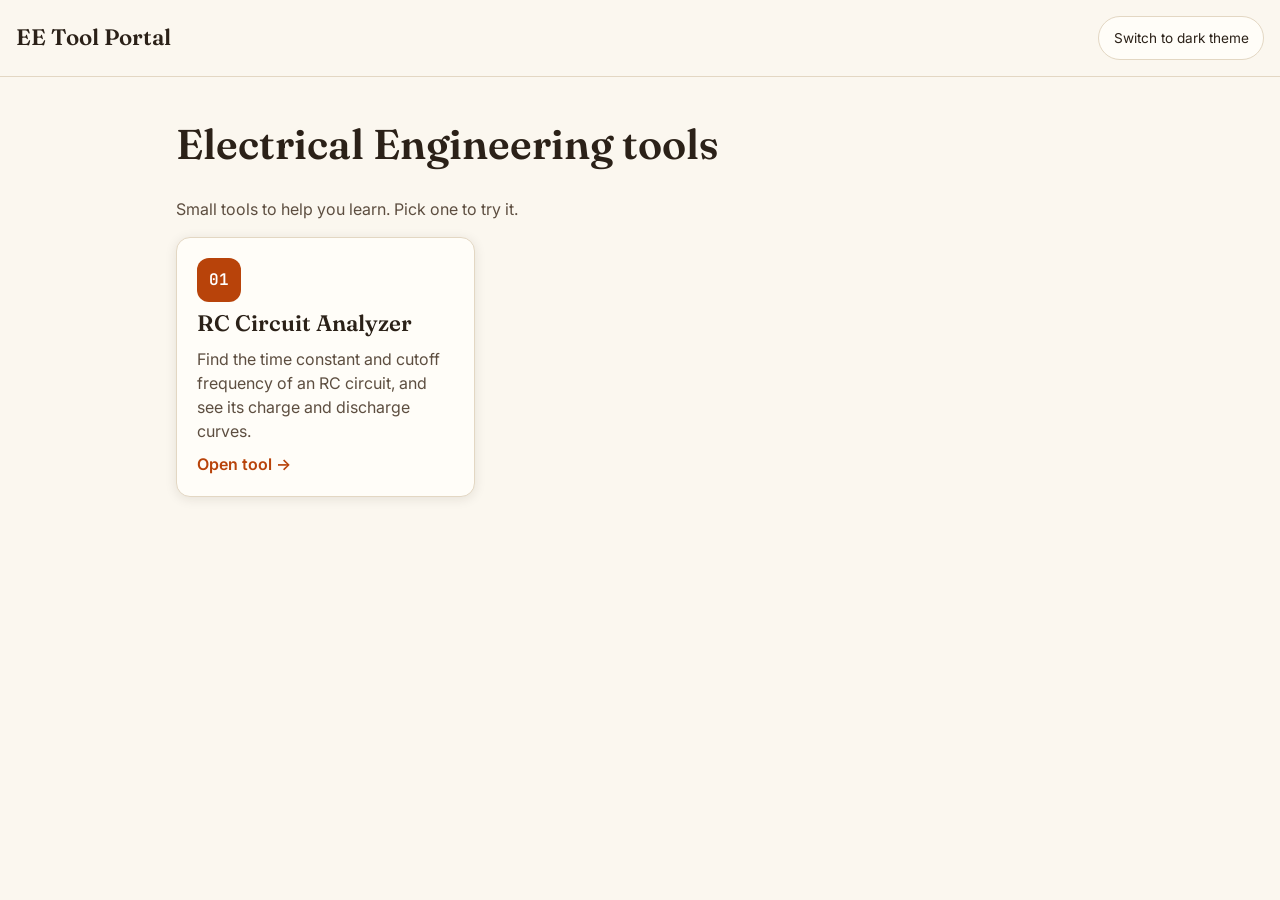
<file: index.html>
<!DOCTYPE html>
<html lang="en" data-theme="light">
<head>
  <meta charset="utf-8">
  <meta name="viewport" content="width=device-width, initial-scale=1">
  <title>EE Tool Portal</title>
  <link rel="stylesheet" href="https://fonts.googleapis.com/css2?family=Fraunces:opsz,wght@9..144,600&family=Inter:wght@400;600&family=JetBrains+Mono:wght@400;600&display=swap">
  <link rel="stylesheet" href="css/base.css">
  <script src="js/theme.js"></script>
</head>
<body>
  <header class="site-header">
    <a class="site-name" href="index.html">EE Tool Portal</a>
    <button id="theme-toggle" type="button">Switch to dark theme</button>
  </header>

  <main>
    <h1>Electrical Engineering tools</h1>
    <p class="muted">Small tools to help you learn. Pick one to try it.</p>

    <ul class="tool-grid">
      <li>
        <a class="tool-card" href="tools/rc-circuit.html">
          <span class="tool-badge" aria-hidden="true">01</span>
          <h2>RC Circuit Analyzer</h2>
          <p>Find the time constant and cutoff frequency of an RC circuit, and see its charge and discharge curves.</p>
          <span class="tool-open">Open tool &rarr;</span>
        </a>
      </li>
    </ul>
  </main>
</body>
</html>
</file>
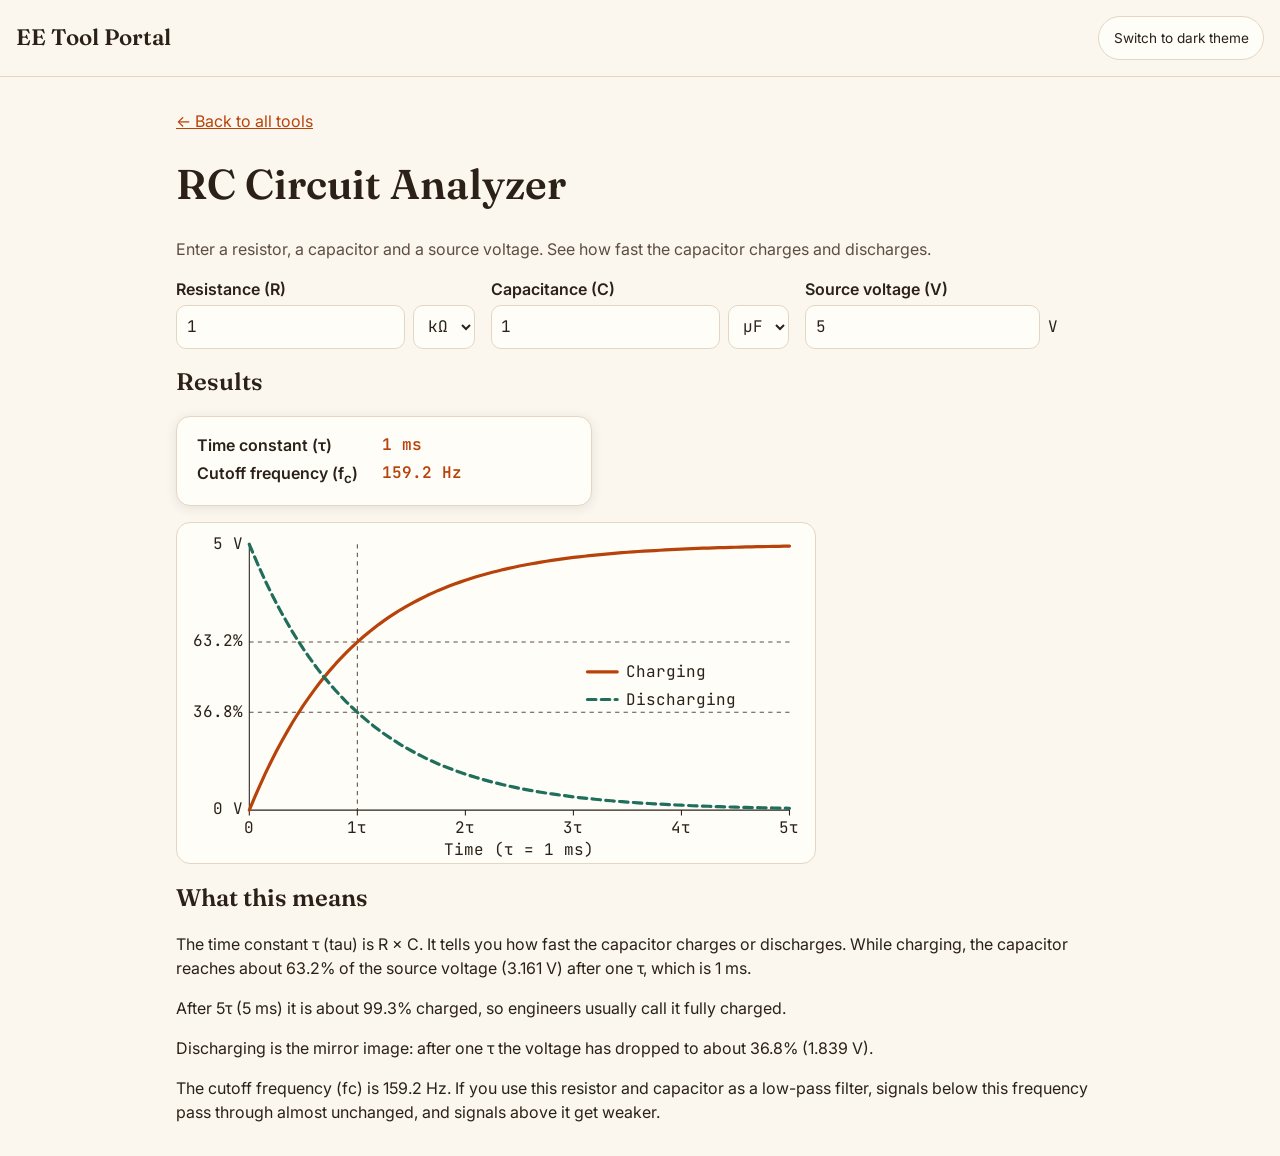
<file: tools/rc-circuit.html>
<!DOCTYPE html>
<html lang="en" data-theme="light">
<head>
  <meta charset="utf-8">
  <meta name="viewport" content="width=device-width, initial-scale=1">
  <title>RC Circuit Analyzer — EE Tool Portal</title>
  <link rel="stylesheet" href="https://fonts.googleapis.com/css2?family=Fraunces:opsz,wght@9..144,600&family=Inter:wght@400;600&family=JetBrains+Mono:wght@400;600&display=swap">
  <link rel="stylesheet" href="../css/base.css">
  <script src="../js/theme.js"></script>
  <script src="../js/rc-circuit.js" defer></script>
</head>
<body>
  <header class="site-header">
    <a class="site-name" href="../index.html">EE Tool Portal</a>
    <button id="theme-toggle" type="button">Switch to dark theme</button>
  </header>

  <main>
    <p><a href="../index.html">&larr; Back to all tools</a></p>
    <h1>RC Circuit Analyzer</h1>
    <p class="muted">Enter a resistor, a capacitor and a source voltage. See how fast the capacitor charges and discharges.</p>

    <form id="rc-form" class="tool-form" novalidate>
      <div class="field">
        <label for="r-value">Resistance (R)</label>
        <div class="field-row">
          <input id="r-value" type="number" step="any" min="0" value="1" inputmode="decimal">
          <select id="r-unit" aria-label="Resistance unit">
            <option value="1">&Omega;</option>
            <option value="1000" selected>k&Omega;</option>
            <option value="1000000">M&Omega;</option>
          </select>
        </div>
      </div>

      <div class="field">
        <label for="c-value">Capacitance (C)</label>
        <div class="field-row">
          <input id="c-value" type="number" step="any" min="0" value="1" inputmode="decimal">
          <select id="c-unit" aria-label="Capacitance unit">
            <option value="1e-12">pF</option>
            <option value="1e-9">nF</option>
            <option value="1e-6" selected>&micro;F</option>
          </select>
        </div>
      </div>

      <div class="field">
        <label for="v-value">Source voltage (V)</label>
        <div class="field-row">
          <input id="v-value" type="number" step="any" min="0" value="5" inputmode="decimal">
          <span class="unit-fixed">V</span>
        </div>
      </div>
    </form>

    <p id="error" class="error" role="alert" hidden></p>

    <section id="results" aria-live="polite">
      <h2>Results</h2>
      <dl class="results-list">
        <dt>Time constant (&tau;)</dt>
        <dd id="out-tau"></dd>
        <dt>Cutoff frequency (f<sub>c</sub>)</dt>
        <dd id="out-fc"></dd>
      </dl>

      <svg id="graph" class="graph" viewBox="0 0 600 320" role="img"
           aria-label="Graph of capacitor voltage over time, showing a charging curve and a discharging curve"></svg>

      <h2>What this means</h2>
      <div id="explanation"></div>
    </section>
  </main>
</body>
</html>
</file>
<file: css/base.css>
/* Design: Lab Notebook. Warm paper colors, serif headings, rounded cards. */
:root {
  --bg: #fbf7ef;
  --text: #2b2118;
  --muted: #5d4e40;
  --surface: #fffdf8;
  --border: #e3d7c3;
  --link: #b8430a;
  --on-link: #ffffff;
  --accent2: #1f6f5c;
  --error: #b3261e;
  --shadow: 0 2px 12px rgba(43, 33, 24, 0.1);

  --font-heading: Fraunces, Georgia, serif;
  --font-body: Inter, system-ui, sans-serif;
  --font-mono: "JetBrains Mono", ui-monospace, monospace;
}

:root[data-theme="dark"] {
  --bg: #1c1713;
  --text: #f3e9da;
  --muted: #c4b5a0;
  --surface: #261f19;
  --border: #43382c;
  --link: #ff9a5c;
  --on-link: #1c1713;
  --accent2: #6fd1b6;
  --error: #ff8a80;
  --shadow: 0 2px 14px rgba(0, 0, 0, 0.45);
}

* { box-sizing: border-box; }

body {
  margin: 0;
  background: var(--bg);
  color: var(--text);
  font-family: var(--font-body);
  line-height: 1.5;
}

h1, h2 {
  font-family: var(--font-heading);
  font-weight: 600;
  line-height: 1.15;
}

h1 { font-size: 2rem; }

a { color: var(--link); }

.site-header {
  display: flex;
  align-items: center;
  justify-content: space-between;
  gap: 1rem;
  padding: 1rem;
  border-bottom: 1px solid var(--border);
}

.site-name {
  font-family: var(--font-heading);
  font-size: 1.2rem;
  font-weight: 600;
  white-space: nowrap;
  color: var(--text);
  text-decoration: none;
}

#theme-toggle {
  font: inherit;
  font-size: 0.85rem;
  min-height: 2.75rem;
  padding: 0.4rem 0.9rem;
  color: var(--text);
  background: var(--surface);
  border: 1px solid var(--border);
  border-radius: 999px;
  cursor: pointer;
}

main {
  max-width: 60rem;
  margin: 0 auto;
  padding: 1rem;
}

.muted { color: var(--muted); }

.tool-grid {
  display: grid;
  grid-template-columns: 1fr;
  gap: 1rem;
  padding: 0;
  list-style: none;
}

.tool-card {
  display: flex;
  flex-direction: column;
  gap: 0.6rem;
  height: 100%;
  padding: 1.25rem;
  color: var(--text);
  background: var(--surface);
  border: 1px solid var(--border);
  border-radius: 14px;
  box-shadow: var(--shadow);
  text-decoration: none;
}

.tool-card:hover,
.tool-card:focus-visible { border-color: var(--link); }

.tool-card h2 { margin: 0; font-size: 1.4rem; }
.tool-card p { margin: 0; color: var(--muted); }

.tool-badge {
  display: inline-flex;
  align-items: center;
  justify-content: center;
  width: 2.75rem;
  height: 2.75rem;
  color: var(--on-link);
  background: var(--link);
  border-radius: 12px;
  font-family: var(--font-mono);
  font-weight: 600;
}

.tool-open { font-weight: 600; color: var(--link); }

@media (min-width: 40rem) {
  .site-name { font-size: 1.4rem; }
  h1 { font-size: 2.6rem; }
  .tool-grid { grid-template-columns: repeat(2, 1fr); }
}

@media (min-width: 64rem) {
  .tool-grid { grid-template-columns: repeat(3, 1fr); }
}

/* RC Circuit Analyzer */
.tool-form {
  display: grid;
  grid-template-columns: 1fr;
  gap: 1rem;
  margin: 1rem 0;
}

.field { min-width: 0; }
.field label { display: block; margin-bottom: 0.25rem; font-weight: 600; }
.field-row { display: flex; gap: 0.5rem; align-items: center; }

input[type="number"],
select {
  font: inherit;
  font-family: var(--font-mono);
  min-height: 2.75rem;
  padding: 0.4rem 0.6rem;
  color: var(--text);
  background: var(--surface);
  border: 1px solid var(--border);
  border-radius: 10px;
}

input[type="number"] { flex: 1; width: 0; min-width: 0; }
.unit-fixed { min-width: 3.5rem; font-family: var(--font-mono); }

.error { color: var(--error); font-weight: 600; }

.results-list {
  display: grid;
  grid-template-columns: auto 1fr;
  gap: 0.25rem 1.5rem;
  max-width: 26rem;
  padding: 1rem 1.25rem;
  background: var(--surface);
  border: 1px solid var(--border);
  border-radius: 14px;
  box-shadow: var(--shadow);
}
.results-list dt { font-weight: 600; }
.results-list dd { margin: 0; font-family: var(--font-mono); font-weight: 600; color: var(--link); }

.graph {
  display: block;
  width: 100%;
  height: auto;
  max-width: 40rem;
  background: var(--surface);
  border: 1px solid var(--border);
  border-radius: 14px;
}
.graph-text { fill: var(--text); font-family: var(--font-mono); font-size: 15px; }
.graph-axis { stroke: var(--text); stroke-width: 1; }
.graph-guide { stroke: var(--muted); stroke-width: 1; stroke-dasharray: 4 4; }
.graph-charge { stroke: var(--link); stroke-width: 3; fill: none; stroke-linecap: round; stroke-linejoin: round; }
.graph-discharge { stroke: var(--accent2); stroke-width: 3; fill: none; stroke-dasharray: 8 5; stroke-linecap: round; stroke-linejoin: round; }

@media (min-width: 40rem) {
  .tool-form { grid-template-columns: repeat(3, minmax(0, 1fr)); }
}
</file>
